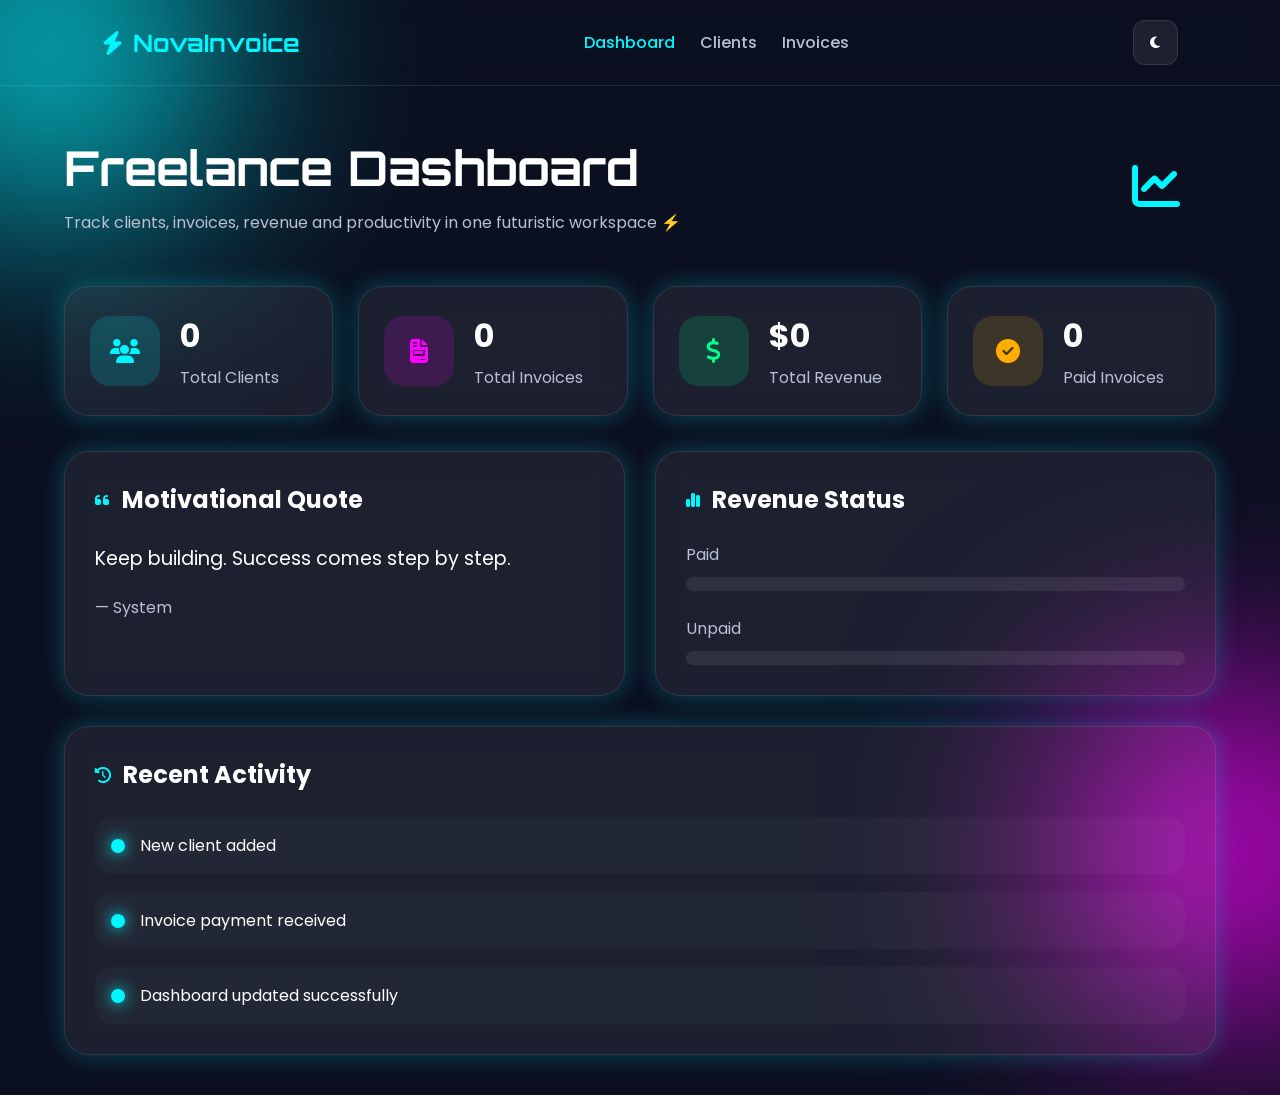
<file: index.html>
<!DOCTYPE html>
<html lang="en">
<head>
  <meta charset="UTF-8" />
  <meta name="viewport" content="width=device-width, initial-scale=1.0"/>

  <title>InvoiceFlow | Freelance Manager</title>

  <link rel="stylesheet" href="style.css">

  <link
    rel="stylesheet"
    href="https://cdnjs.cloudflare.com/ajax/libs/font-awesome/6.5.1/css/all.min.css"
  />
</head>
<body>

  <!-- Background Glow -->
  <div class="bg-glow glow1"></div>
  <div class="bg-glow glow2"></div>

  <!-- Navbar -->
  <nav class="navbar">

    <div class="logo">
      <i class="fa-solid fa-bolt"></i>
      NovaInvoice
    </div>

    <ul class="nav-links">
      <li><a class="active" href="index.html">Dashboard</a></li>
      <li><a href="client.html">Clients</a></li>
      <li><a href="invoice.html">Invoices</a></li>
    </ul>

    <button id="themeToggle">
      <i class="fa-solid fa-moon"></i>
    </button>

  </nav>

  <!-- Main -->
  <main class="container">

    <!-- Hero -->
    <section class="dashboard-hero">

      <div class="hero-text">
        <h1>Freelance Dashboard</h1>

        <p>
          Track clients, invoices, revenue and productivity in one futuristic workspace ⚡
        </p>
      </div>

      <div class="hero-icon">
        <i class="fa-solid fa-chart-line"></i>
      </div>

    </section>

    <!-- Stats Cards -->
    <section class="stats-grid">

      <div class="dashboard-card">
        <div class="card-icon blue">
          <i class="fa-solid fa-users"></i>
        </div>

        <div>
          <h2 id="totalClients">0</h2>
          <p>Total Clients</p>
        </div>
      </div>

      <div class="dashboard-card">
        <div class="card-icon pink">
          <i class="fa-solid fa-file-invoice"></i>
        </div>

        <div>
          <h2 id="totalInvoices">0</h2>
          <p>Total Invoices</p>
        </div>
      </div>

      <div class="dashboard-card">
        <div class="card-icon green">
          <i class="fa-solid fa-dollar-sign"></i>
        </div>

        <div>
          <h2 id="totalRevenue">$0</h2>
          <p>Total Revenue</p>
        </div>
      </div>

      <div class="dashboard-card">
        <div class="card-icon orange">
          <i class="fa-solid fa-circle-check"></i>
        </div>

        <div>
          <h2 id="paidInvoices">0</h2>
          <p>Paid Invoices</p>
        </div>
      </div>

    </section>

    <!-- Dashboard Grid -->
    <section class="dashboard-grid">

      <!-- Quote Card -->
      <div class="quote-card">

        <div class="card-title">
          <i class="fa-solid fa-quote-left"></i>
          <h2>Motivational Quote</h2>
        </div>

        <div class="quote-content">

          <p id="quoteText">
            “Success is not final, failure is not fatal.”
          </p>

          <span id="quoteAuthor">
            — Unknown
          </span>

        </div>

      </div>

      <!-- Revenue Card -->
      <div class="revenue-card">

        <div class="card-title">
          <i class="fa-solid fa-chart-simple"></i>
          <h2>Revenue Status</h2>
        </div>

        <div class="progress-wrapper">

          <div class="progress-box">
            <span>Paid</span>
            <div class="progress-bar">
              <div class="progress paid-progress"></div>
            </div>
          </div>

          <div class="progress-box">
            <span>Unpaid</span>
            <div class="progress-bar">
              <div class="progress unpaid-progress"></div>
            </div>
          </div>

        </div>

      </div>

    </section>

    <!-- Recent Activity -->
    <section class="activity-card">

      <div class="card-title">
        <i class="fa-solid fa-clock-rotate-left"></i>
        <h2>Recent Activity</h2>
      </div>

      <div class="activity-list">

        <div class="activity-item">
          <div class="activity-dot"></div>
          <p>New client added</p>
        </div>

        <div class="activity-item">
          <div class="activity-dot"></div>
          <p>Invoice payment received</p>
        </div>

        <div class="activity-item">
          <div class="activity-dot"></div>
          <p>Dashboard updated successfully</p>
        </div>

      </div>

    </section>

  </main>

  <script src="main.js"></script>

</body>
</html>
</file>
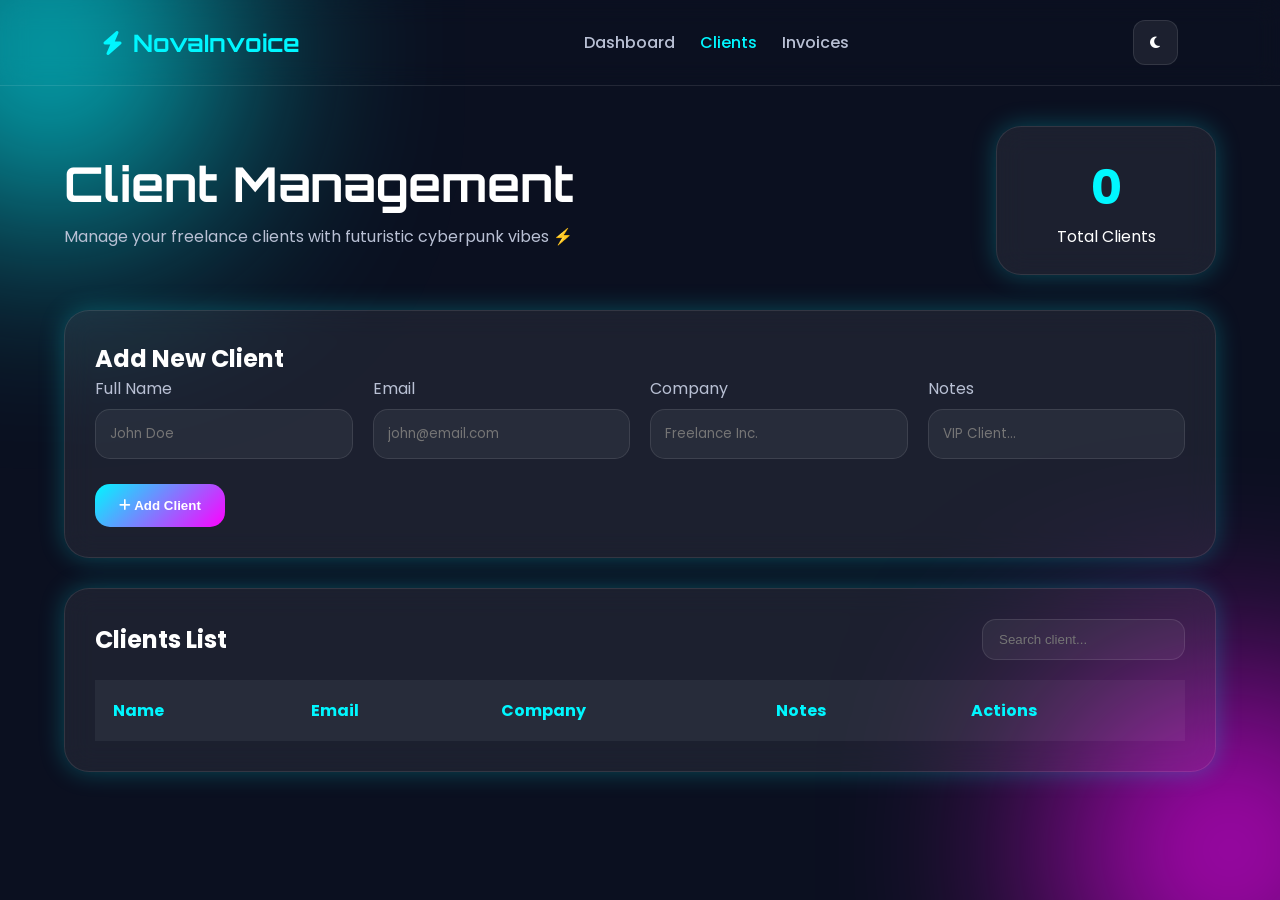
<file: client.html>
<!DOCTYPE html>
<html lang="en">
<head>
  <meta charset="UTF-8" />
  <meta name="viewport" content="width=device-width, initial-scale=1.0"/>
  <title>Clients Manager</title>

  <link rel="stylesheet" href="style.css" />

  <link
    rel="stylesheet"
    href="https://cdnjs.cloudflare.com/ajax/libs/font-awesome/6.5.1/css/all.min.css"
  />
</head>
<body>

  <!-- Background Glow -->
  <div class="bg-glow glow1"></div>
  <div class="bg-glow glow2"></div>

  <!-- Navbar -->
  <nav class="navbar">
    <div class="logo">
      <i class="fa-solid fa-bolt"></i>
      NovaInvoice
    </div>

    <ul class="nav-links">
      <li><a href="index.html">Dashboard</a></li>
      <li><a class="active" href="client.html">Clients</a></li>
      <li><a href="invoice.html">Invoices</a></li>
    </ul>

    <button id="themeToggle">
      <i class="fa-solid fa-moon"></i>
    </button>
  </nav>

  <!-- Main -->
  <main class="container">

    <!-- Header -->
    <section class="hero">
      <div>
        <h1>Client Management</h1>
        <p>
          Manage your freelance clients with futuristic cyberpunk vibes ⚡
        </p>
      </div>

      <div class="stats-card">
        <h2 id="clientCount">0</h2>
        <span>Total Clients</span>
      </div>
    </section>

    <!-- Form -->
    <section class="form-card">
      <h2>Add New Client</h2>

      <form id="clientForm">

        <div class="input-grid">

          <div class="input-box">
            <label>Full Name</label>
            <input
              type="text"
              id="name"
              placeholder="John Doe"
              required
            />
          </div>

          <div class="input-box">
            <label>Email</label>
            <input
              type="email"
              id="email"
              placeholder="john@email.com"
              required
            />
          </div>

          <div class="input-box">
            <label>Company</label>
            <input
              type="text"
              id="company"
              placeholder="Freelance Inc."
            />
          </div>

          <div class="input-box">
            <label>Notes</label>
            <input
              type="text"
              id="notes"
              placeholder="VIP Client..."
            />
          </div>

        </div>

        <button type="submit" class="add-btn">
          <i class="fa-solid fa-plus"></i>
          Add Client
        </button>

      </form>
    </section>

    <!-- Client Table -->
    <section class="table-card">

      <div class="table-header">
        <h2>Clients List</h2>

        <input
          type="text"
          id="searchInput"
          placeholder="Search client..."
        />
      </div>

      <div class="table-wrapper">

        <table>

          <thead>
            <tr>
              <th>Name</th>
              <th>Email</th>
              <th>Company</th>
              <th>Notes</th>
              <th>Actions</th>
            </tr>
          </thead>

          <tbody id="clientTableBody">

            <!-- JS DATA -->

          </tbody>

        </table>

      </div>

    </section>

  </main>

  <script src="main.js"></script>
  <script src="clients.js"></script>
</body>
</html>
</file>
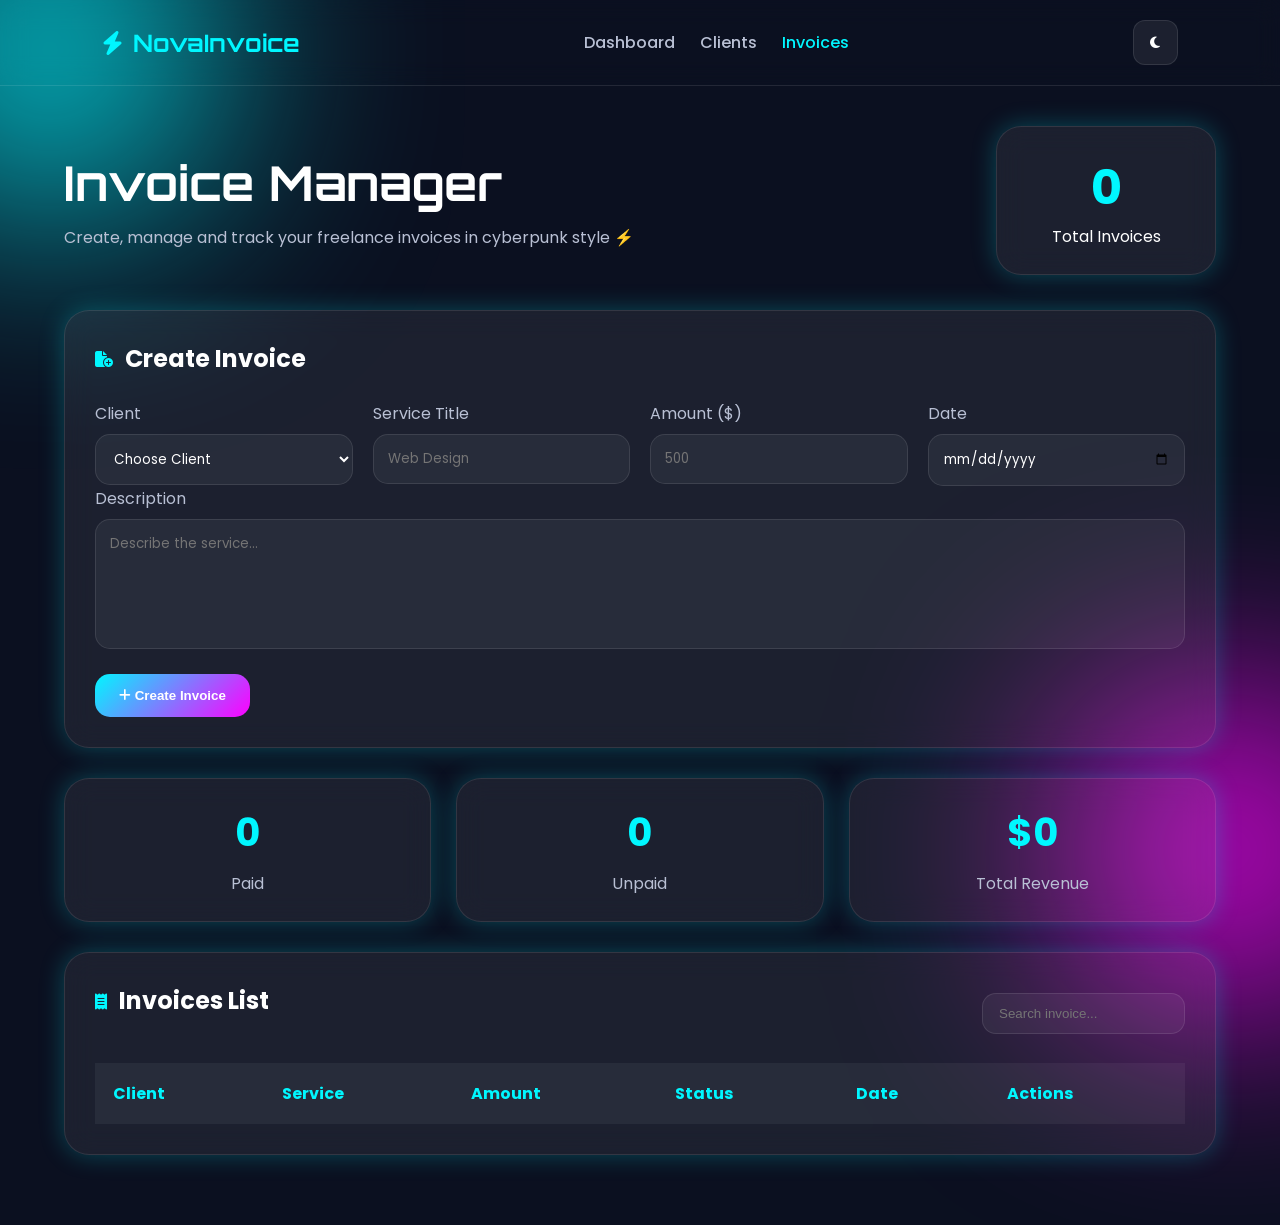
<file: invoice.html>
<!DOCTYPE html>
<html lang="en">
<head>
  <meta charset="UTF-8" />
  <meta name="viewport" content="width=device-width, initial-scale=1.0"/>

  <title>Invoices | NovaInvoice</title>

  <link rel="stylesheet" href="style.css" />

  <link
    rel="stylesheet"
    href="https://cdnjs.cloudflare.com/ajax/libs/font-awesome/6.5.1/css/all.min.css"
  />
</head>
<body>

  <!-- Background Glow -->
  <div class="bg-glow glow1"></div>
  <div class="bg-glow glow2"></div>

  <!-- Navbar -->
  <nav class="navbar">

    <div class="logo">
      <i class="fa-solid fa-bolt"></i>
      NovaInvoice
    </div>

    <ul class="nav-links">
      <li><a href="index.html">Dashboard</a></li>
      <li><a href="client.html">Clients</a></li>
      <li><a class="active" href="invoice.html">Invoices</a></li>
    </ul>

    <button id="themeToggle">
      <i class="fa-solid fa-moon"></i>
    </button>

  </nav>

  <!-- Main -->
  <main class="container">

    <!-- Hero -->
    <section class="invoice-hero">

      <div>
        <h1>Invoice Manager</h1>

        <p>
          Create, manage and track your freelance invoices in cyberpunk style ⚡
        </p>
      </div>

      <div class="invoice-status-card">

        <h2 id="invoiceCount">0</h2>
        <span>Total Invoices</span>

      </div>

    </section>

    <!-- Invoice Form -->
    <section class="invoice-form-card">

      <div class="card-title">
        <i class="fa-solid fa-file-circle-plus"></i>
        <h2>Create Invoice</h2>
      </div>

      <form id="invoiceForm">

        <div class="input-grid">

          <!-- Client -->
          <div class="input-box">
            <label>Client</label>

            <select id="clientSelect" required>
              <option value="">Choose Client</option>
            </select>
          </div>

          <!-- Service -->
          <div class="input-box">
            <label>Service Title</label>

            <input
              type="text"
              id="serviceTitle"
              placeholder="Web Design"
              required
            />
          </div>

          <!-- Amount -->
          <div class="input-box">
            <label>Amount ($)</label>

            <input
              type="number"
              id="amount"
              placeholder="500"
              required
            />
          </div>

          <!-- Date -->
          <div class="input-box">
            <label>Date</label>

            <input
              type="date"
              id="invoiceDate"
              required
            />
          </div>

        </div>

        <!-- Description -->
        <div class="input-box textarea-box">

          <label>Description</label>

          <textarea
            id="description"
            rows="5"
            placeholder="Describe the service..."
          ></textarea>

        </div>

        <button type="submit" class="invoice-btn">
          <i class="fa-solid fa-plus"></i>
          Create Invoice
        </button>

      </form>

    </section>

    <!-- Invoice Stats -->
    <section class="invoice-stats-grid">

      <div class="mini-card">
        <h2 id="paidCount">0</h2>
        <p>Paid</p>
      </div>

      <div class="mini-card">
        <h2 id="unpaidCount">0</h2>
        <p>Unpaid</p>
      </div>

      <div class="mini-card">
        <h2 id="totalMoney">$0</h2>
        <p>Total Revenue</p>
      </div>

    </section>

    <!-- Invoice Table -->
    <section class="invoice-table-card">

      <div class="table-header">

        <div class="card-title">
          <i class="fa-solid fa-receipt"></i>
          <h2>Invoices List</h2>
        </div>

        <input
          type="text"
          id="searchInvoice"
          placeholder="Search invoice..."
        />

      </div>

      <div class="table-wrapper">

        <table>

          <thead>
            <tr>
              <th>Client</th>
              <th>Service</th>
              <th>Amount</th>
              <th>Status</th>
              <th>Date</th>
              <th>Actions</th>
            </tr>
          </thead>

          <tbody id="invoiceTableBody">

            <!-- JS DATA -->

          </tbody>

        </table>

      </div>

    </section>

  </main>

  <script src="main.js"></script>
  <script src="invoices.js"></script>

</body>
</html>
</file>
<file: style.css>
@import url('https://fonts.googleapis.com/css2?family=Orbitron:wght@400;600;700&family=Poppins:wght@300;400;500;600&display=swap');

:root{
  --bg:#0b1020;
  --card:rgba(255,255,255,0.07);
  --text:#ffffff;
  --secondary:#b9c0d4;
  --border:rgba(255,255,255,0.1);

  --primary:#00f7ff;
  --pink:#ff00ff;

  --shadow:0 0 25px rgba(0,247,255,0.25);
}

body.light{
  --bg:#f5f7ff;
  --card:rgba(255,255,255,0.8);
  --text:#111827;
  --secondary:#4b5563;
  --border:rgba(0,0,0,0.08);
}

*{
  margin:0;
  padding:0;
  box-sizing:border-box;
}

body{
  font-family:'Poppins',sans-serif;
  background:var(--bg);
  color:var(--text);
  min-height:100vh;
  overflow-x:hidden;
  transition:0.3s;
}

/* GLOW BACKGROUND */

.bg-glow{
  position:fixed;
  width:300px;
  height:300px;
  border-radius:50%;
  filter:blur(120px);
  z-index:-1;
}

.glow1{
  background:#00f7ff;
  top:-100px;
  left:-100px;
}

.glow2{
  background:#ff00ff;
  bottom:-100px;
  right:-100px;
}

/* NAVBAR */

.navbar{
  width:100%;
  display:flex;
  justify-content:space-between;
  align-items:center;
  padding:20px 8%;
  backdrop-filter:blur(12px);
  border-bottom:1px solid var(--border);
  position:sticky;
  top:0;
  z-index:100;
}

.logo{
  font-size:1.5rem;
  font-weight:700;
  font-family:'Orbitron',sans-serif;
  color:var(--primary);
  display:flex;
  align-items:center;
  gap:10px;
}

.nav-links{
  display:flex;
  list-style:none;
  gap:25px;
}

.nav-links a{
  text-decoration:none;
  color:var(--secondary);
  transition:0.3s;
  font-weight:500;
}

.nav-links a:hover,
.nav-links .active{
  color:var(--primary);
}

#themeToggle{
  width:45px;
  height:45px;
  border:none;
  border-radius:12px;
  background:var(--card);
  color:var(--text);
  border:1px solid var(--border);
  cursor:pointer;
  transition:0.3s;
}

#themeToggle:hover{
  transform:scale(1.08);
  box-shadow:var(--shadow);
}


/* MAIN CONTAINER */

.container{
  width:90%;
  max-width:1400px;
  margin:auto;
  padding:40px 0;
}

/* COMMON CARD */

.form-card,
.table-card,
.quote-card,
.revenue-card,
.activity-card,
.dashboard-card,
.invoice-form-card,
.invoice-table-card,
.invoice-status-card,
.stats-card,
.mini-card{
  background:var(--card);
  border:1px solid var(--border);
  border-radius:25px;
  backdrop-filter:blur(14px);
  box-shadow:var(--shadow);
}


/* INPUTS */

.input-grid{
  display:grid;
  grid-template-columns:repeat(auto-fit,minmax(240px,1fr));
  gap:20px;
}

.input-box{
  display:flex;
  flex-direction:column;
}

.input-box label{
  margin-bottom:8px;
  color:var(--secondary);
}

.input-box input,
textarea,
select{
  background:rgba(255,255,255,0.05);
  border:1px solid var(--border);
  padding:14px;
  border-radius:15px;
  color:var(--text);
  outline:none;
  transition:0.3s;
  font-family:'Poppins',sans-serif;
}

.input-box input:focus,
textarea:focus,
select:focus{
  border-color:var(--primary);
  box-shadow:0 0 15px rgba(0,247,255,0.3);
}

textarea{
  resize:none;
}

/* BUTTONS */

.add-btn,
.invoice-btn{
  margin-top:25px;
  padding:14px 24px;
  border:none;
  border-radius:15px;
  background:linear-gradient(135deg,#00f7ff,#ff00ff);
  color:white;
  font-weight:600;
  cursor:pointer;
  transition:0.3s;
}

.add-btn:hover,
.invoice-btn:hover{
  transform:translateY(-3px);
  box-shadow:0 0 25px rgba(255,0,255,0.4);
}

/* TABLE */

.table-wrapper{
  overflow-x:auto;
}

table{
  width:100%;
  border-collapse:collapse;
}

thead{
  background:rgba(255,255,255,0.05);
}

th,
td{
  padding:18px;
  text-align:left;
}

th{
  color:var(--primary);
}

tbody tr{
  border-top:1px solid var(--border);
  transition:0.3s;
}

tbody tr:hover{
  background:rgba(255,255,255,0.04);
}

.table-header{
  display:flex;
  justify-content:space-between;
  align-items:center;
  gap:20px;
  margin-bottom:20px;
}

.table-header input{
  padding:12px 16px;
  border-radius:14px;
  border:1px solid var(--border);
  background:rgba(255,255,255,0.05);
  color:var(--text);
  outline:none;
}

/* ACTION BUTTONS */

.action-btn{
  border:none;
  padding:10px 14px;
  border-radius:12px;
  cursor:pointer;
  color:white;
  margin-right:8px;
  transition:0.3s;
}

.edit-btn{
  background:#00b894;
}

.delete-btn{
  background:#ff3b5c;
}

.action-btn:hover{
  transform:scale(1.08);
}

/* DASHBOARD */

.dashboard-hero{
  display:flex;
  justify-content:space-between;
  align-items:center;
  gap:20px;
  margin-bottom:40px;
}

.hero-text h1{
  font-size:3rem;
  font-family:'Orbitron',sans-serif;
  margin-bottom:12px;
}

.hero-text p{
  color:var(--secondary);
}

.hero-icon{
  width:120px;
  height:120px;
  border-radius:30px;
  display:flex;
  align-items:center;
  justify-content:center;
  font-size:3rem;
  color:var(--primary);
}

.stats-grid{
  display:grid;
  grid-template-columns:repeat(auto-fit,minmax(240px,1fr));
  gap:25px;
  margin-bottom:35px;
}

.dashboard-card{
  padding:25px;
  display:flex;
  align-items:center;
  gap:20px;
  transition:0.3s;
}

.dashboard-card:hover{
  transform:translateY(-6px);
}

.card-icon{
  width:70px;
  height:70px;
  border-radius:20px;
  display:flex;
  align-items:center;
  justify-content:center;
  font-size:1.5rem;
}

.blue{
  background:rgba(0,247,255,0.15);
  color:#00f7ff;
}

.pink{
  background:rgba(255,0,255,0.15);
  color:#ff00ff;
}

.green{
  background:rgba(0,255,140,0.15);
  color:#00ff8c;
}

.orange{
  background:rgba(255,174,0,0.15);
  color:#ffae00;
}

.dashboard-card h2{
  font-size:2rem;
  margin-bottom:5px;
}

.dashboard-card p{
  color:var(--secondary);
}

.dashboard-grid{
  display:grid;
  grid-template-columns:1fr 1fr;
  gap:30px;
  margin-bottom:30px;
}

.quote-card,
.revenue-card,
.activity-card{
  padding:30px;
}

.card-title{
  display:flex;
  align-items:center;
  gap:12px;
  margin-bottom:25px;
}

.card-title i{
  color:var(--primary);
}

.quote-content{
  display:flex;
  flex-direction:column;
  gap:18px;
}

.quote-content p{
  font-size:1.2rem;
  line-height:1.8;
}

.quote-content span{
  color:var(--secondary);
}

/* Progress */

.progress-wrapper{
  display:flex;
  flex-direction:column;
  gap:25px;
}

.progress-box{
  display:flex;
  flex-direction:column;
  gap:10px;
}

.progress-box span{
  color:var(--secondary);
}

.progress-bar{
  width:100%;
  height:14px;
  background:rgba(255,255,255,0.08);
  border-radius:30px;
  overflow:hidden;
}

.progress{
  height:100%;
  border-radius:30px;
}

.paid-progress{
  width:75%;
  background:linear-gradient(90deg,#00f7ff,#00ff8c);
}

.unpaid-progress{
  width:35%;
  background:linear-gradient(90deg,#ff00ff,#ff3b5c);
}

/* Activity */

.activity-list{
  display:flex;
  flex-direction:column;
  gap:18px;
}

.activity-item{
  display:flex;
  align-items:center;
  gap:15px;
  padding:16px;
  border-radius:18px;
  background:rgba(255,255,255,0.03);
}

.activity-dot{
  width:14px;
  height:14px;
  border-radius:50%;
  background:var(--primary);
  box-shadow:0 0 15px var(--primary);
}

/* CLIENT PAGE */

.hero{
  display:flex;
  justify-content:space-between;
  align-items:center;
  gap:20px;
  margin-bottom:35px;
}

.hero h1{
  font-size:3rem;
  font-family:'Orbitron',sans-serif;
  margin-bottom:10px;
}

.hero p{
  color:var(--secondary);
}

.stats-card{
  padding:25px;
  min-width:220px;
  text-align:center;
}

.stats-card h2{
  font-size:3rem;
  color:var(--primary);
}

.form-card,
.table-card{
  padding:30px;
  margin-bottom:30px;
}

/* INVOICE PAGE */

.invoice-hero{
  display:flex;
  justify-content:space-between;
  align-items:center;
  gap:20px;
  margin-bottom:35px;
}

.invoice-hero h1{
  font-size:3rem;
  font-family:'Orbitron',sans-serif;
  margin-bottom:12px;
}

.invoice-hero p{
  color:var(--secondary);
}

.invoice-status-card{
  padding:25px;
  min-width:220px;
  text-align:center;
}

.invoice-status-card h2{
  font-size:3rem;
  color:var(--primary);
}

.invoice-form-card,
.invoice-table-card{
  padding:30px;
  margin-bottom:30px;
}

.invoice-stats-grid{
  display:grid;
  grid-template-columns:repeat(auto-fit,minmax(220px,1fr));
  gap:25px;
  margin-bottom:30px;
}

.mini-card{
  padding:25px;
  text-align:center;
  transition:0.3s;
}

.mini-card:hover{
  transform:translateY(-5px);
}

.mini-card h2{
  font-size:2.4rem;
  color:var(--primary);
  margin-bottom:10px;
}

.mini-card p{
  color:var(--secondary);
}

/* Status */

.status{
  padding:8px 16px;
  border-radius:30px;
  font-size:0.9rem;
  font-weight:600;
}

.paid{
  background:rgba(0,255,140,0.15);
  color:#00ff8c;
}

.unpaid{
  background:rgba(255,0,98,0.15);
  color:#ff3b62;
}

/* RESPONSIVE */

@media(max-width:900px){

  .dashboard-grid{
    grid-template-columns:1fr;
  }

  .dashboard-hero,
  .hero,
  .invoice-hero{
    flex-direction:column;
    align-items:flex-start;
  }

  .hero-text h1,
  .hero h1,
  .invoice-hero h1{
    font-size:2.3rem;
  }

  .navbar{
    flex-direction:column;
    gap:20px;
  }

}

@media(max-width:600px){

  .container{
    width:95%;
  }

  .dashboard-card{
    flex-direction:column;
    text-align:center;
  }

  .hero-icon{
    width:90px;
    height:90px;
    font-size:2rem;
  }

  .form-card,
  .table-card,
  .invoice-form-card,
  .invoice-table-card{
    padding:20px;
  }

  th,
  td{
    padding:14px 10px;
    font-size:0.9rem;
  }

}
</file>
